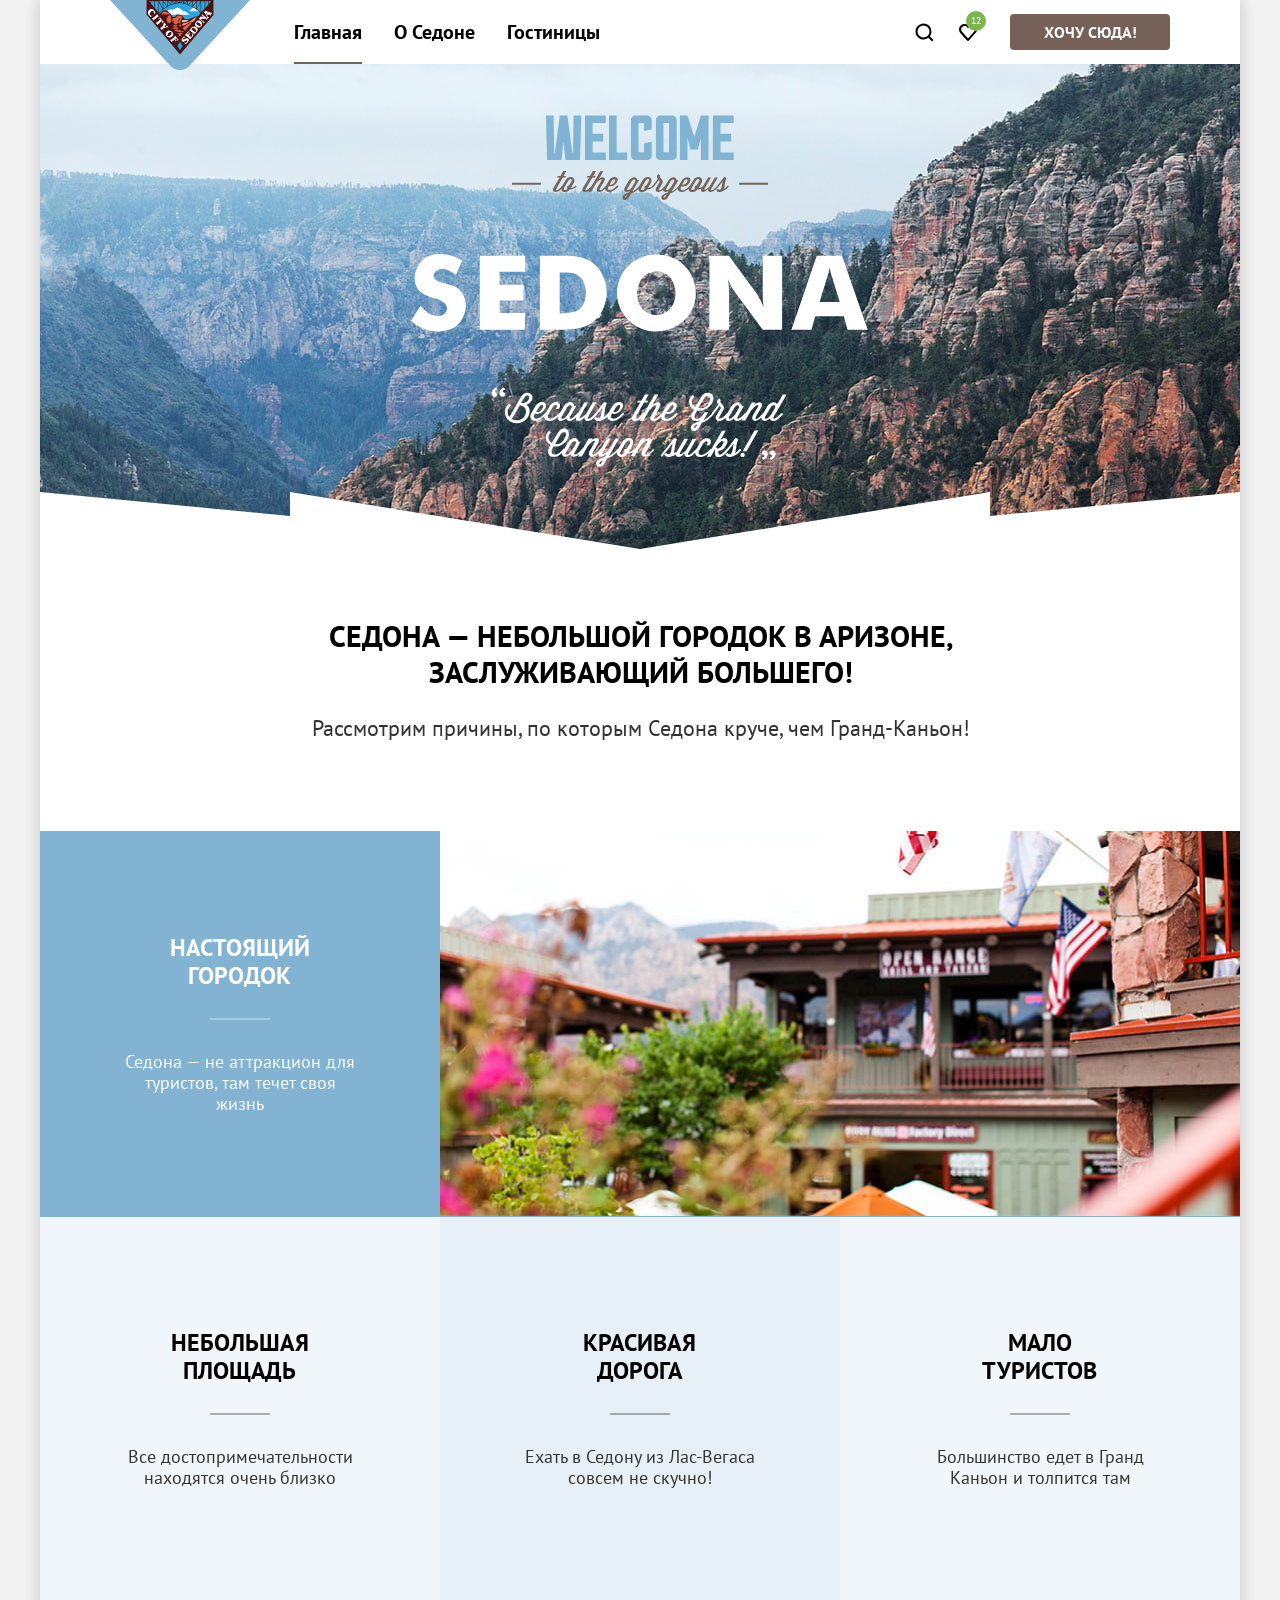
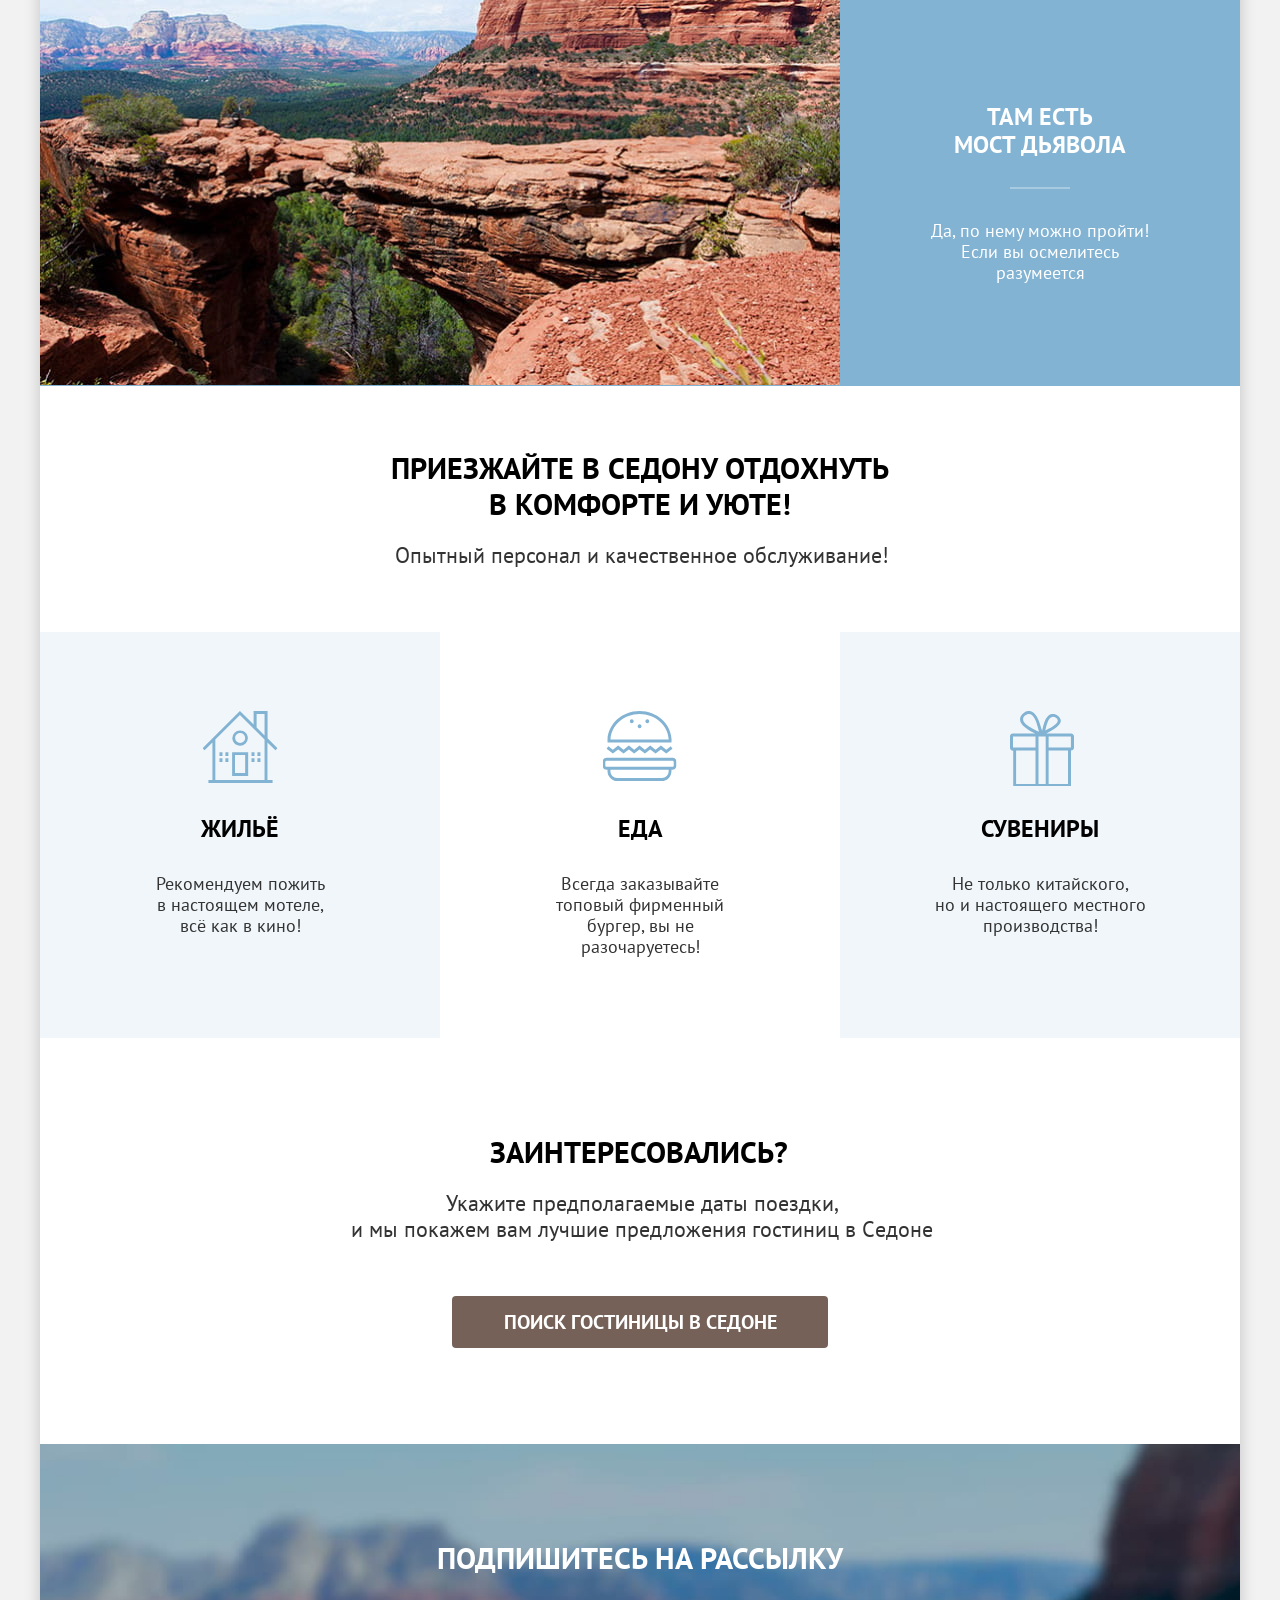
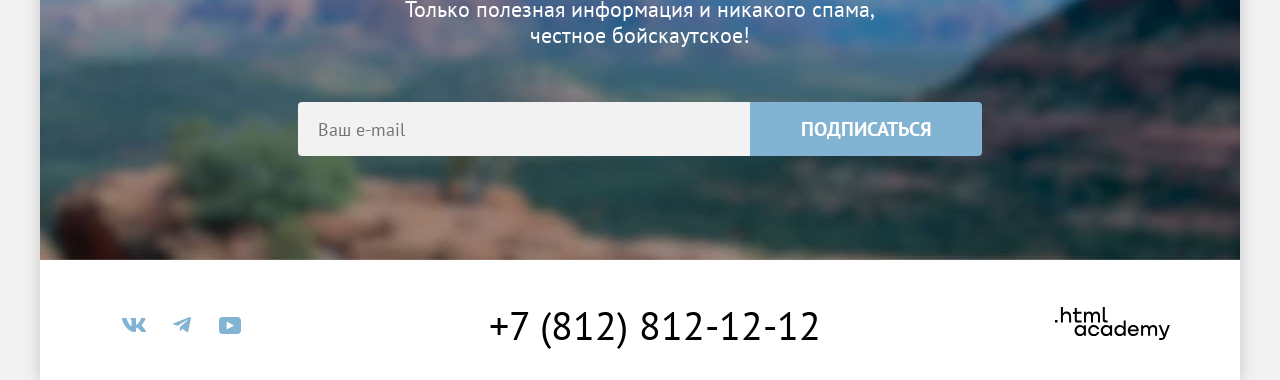
<file: index.html>
<!DOCTYPE html>
<html lang="ru">

  <head>
    <meta charset="utf-8">
    <meta name="viewport" content="width=!, initial-scale=1.0">
    <title>HTML Academy: Седона</title>
    <link rel="stylesheet" href="styles/styles.css">
    <link rel="icon" href="favicon.ico" sizes="32x32">
  </head>

  <body>
    <div class="page-container">
      <header class="page-header" data-test="header">
        <a class="logo" href="index.html">
          <img class="logotype" src="images/logo.svg" width="140" height="70" alt="Логотип Седоны">
        </a>
        <nav class="navigation">
          <ul class="navigation-list">
            <li class="navigation-item">
              <a class="navigation-link navigation-link-current" href="index.html">Главная</a>
            </li>
            <li class="navigation-item">
              <a class="navigation-link" href="about.html">О Седоне</a>
            </li>
            <li class="navigation-item">
              <a class="navigation-link" href="catalog.html">Гостиницы</a>
            </li>
          </ul>
          <ul class="navigation-user">
            <li class="navigation-user-item">
              <a class="navigation-user-link-search" href="#">
                <span class="visually-hidden">Поиск</span>
              </a>
            </li>
            <li class="navigation-user-item">
              <a class="navigation-user-link-favourites" href="№">
                <span class="visually-hidden">Избранное</span>
                <span class="fovourites-number">12</span>
              </a>
            </li>
          </ul>
          <div class="button-for-header">
            <a class="button button-header" href="#">Хочу сюда!</a>
          </div>
        </nav>
      </header>
      <main class="main-index main-container" data-test="main">
        <section class="advantages">
          <div class="advantages-photo" data-test="hero">
            <img class="main-image" src="images/welcome.svg" width="458" height="352" alt="Добро пожаловать в Седону">
          </div>
          <div class="invitation" data-test="advantages">
            <h1 class="title hero-title">Седона — небольшой городок в Аризоне,
              заслуживающий большего!</h1>
            <p class="subtitle subtitle-advantages">Рассмотрим причины, по которым Седона круче, чем Гранд-Каньон!</p>
          </div>
          <h2 class="visually-hidden" data-test="advantages">Преимущества</h2>
          <ul class="advantages-list" data-test="advantages">
            <li class="advantages-item-with-image">
              <div class="advantages-conteiner advantages-conteiner-light">
                <h3 class="advantages-title advantages-title-light">Настоящий городок</h3>
                <p class="advantages-description advantages-description-light">Седона — не аттракцион для туристов, там
                  течет своя жизнь</p>
              </div>
              <div class="advantages-photo-city">
                <img class="image" src="images/photo-1.jpg" width="800" height="385" alt="Вид на виллу">
              </div>
            </li>
            <li class="advantages-item">
              <div class="advantages-conteiner advantages-conteiner-middle">
                <h3 class="advantages-title">Небольшая площадь</h3>
                <p class="advantages-description">Все достопримечательности находятся очень близко</p>
              </div>
            </li>
            <li class="advantages-item">
              <div class="advantages-conteiner advantages-conteiner-middle">
                <h3 class="advantages-title">Красивая дорога</h3>
                <p class="advantages-description">Ехать в Седону из Лас-Вегаса совсем не скучно!</p>
              </div>
            </li>
            <li class="advantages-item">
              <div class="advantages-conteiner advantages-conteiner-middle">
                <h3 class="advantages-title">Мало туристов</h3>
                <p class="advantages-description">Большинство едет в Гранд Каньон и толпится там</p>
              </div>
            </li>
            <li class="advantages-item-with-image">
              <div class="advantages-conteiner advantages-conteiner-light">
                <h3 class="advantages-title advantages-title-light">Там есть <br>мост дьявола</h3>
                <p class="advantages-description advantages-description-light">Да, по нему можно пройти! Если вы
                  осмелитесь
                  разумеется</p>
              </div>
              <div class="advantages-photo-city advantages-photo-city-bridge">
                <img class="image" src="images/photo-2.jpg" width="800" height="385" alt="Вид на мост дьявола">
              </div>
            </li>
          </ul>
        </section>
        <section class="services" data-test="service">
          <div class="services-container">
            <h2 class="title title-of-container">Приезжайте в Седону отдохнуть в комфорте и уюте!</h2>
            <p class="subtitle subtitle-of-container">Опытный персонал и качественное обслуживание!</p>
          </div>
          <ul class="services-list">
            <li class="services-item">
              <h3 class="services-title icon-house">Жильё</h3>
              <p class="services-description">Рекомендуем пожить <br>в настоящем мотеле,
                <br>всё как в кино!
              </p>
            </li>
            <li class="services-item">
              <h3 class="services-title icon-food">Еда</h3>
              <p class="services-description services-description-without-bgrnd">Всегда заказывайте
                <br>топовый фирменный бургер, вы не разочаруетесь!
              </p>
            </li>
            <li class="services-item">
              <h3 class="services-title icon-gifts">Сувениры</h3>
              <p class="services-description">Не только китайского, <br>но и настоящего местного производства!</p>
            </li>
          </ul>
        </section>
        <section class="search" data-test="search">
          <h2 class="title title-search">Заинтересовались?</h2>
          <p class="subtitle subtitle-search">Укажите предполагаемые даты поездки, <br>и мы покажем вам лучшие
            предложения гостиниц в Cедоне</p>
          <button class="button button-big button-search" type="button">Поиск гостиницы в Седоне</button>
        </section>
        <section class="subscription subscription-first-page" data-test="subscribe">
          <div class="subscription-title-light">
            <h2 class="title title-light">Подпишитесь на рассылку</h2>
            <p class="subtitle subscription-subtitle-first-page">Только полезная информация и никакого спама, честное
              бойскаутское!
            </p>
          </div>
          <form class="subscription-form" action="https://echo.htmlacademy.ru/" method="post">
            <label class="visually-hidden" for="e-mail">Ваш e-mail</label>
            <input type="email" name="e-mail" id="e-mail" placeholder="Ваш e-mail" required>
            <button class="button button-big button-big-subscription" type="submit">Подписаться</button>
          </form>
        </section>
      </main>
      <footer class="page-footer" data-test="footer">
        <section class="footer-social">
          <h2 class="visually-hidden">Мы в социальных сетях</h2>
          <ul class="footer-social-list">
            <li class="footer-social-item icon-vk">
              <a class="social-link" href="https://vk.com/htmlacademy">
                <span class="visually-hidden">ВКонтакте</span>
                <svg class="social-icon" xmlns="http://www.w3.org/2000/svg" width="24" height="14" viewBox="0 0 24 14"
                  fill="currentColor">
                  <path
                    d="M23.45.95c.17-.55 0-.95-.8-.95h-2.62c-.67 0-.98.35-1.14.73 0 0-1.34 3.2-3.23 5.27-.61.6-.89.8-1.22.8-.17 0-.42-.2-.42-.74V.95c0-.66-.18-.95-.74-.95H9.15c-.42 0-.67.3-.67.6 0 .61.95.76 1.05 2.5v3.8c0 .84-.16.99-.5.99-.88 0-3.05-3.21-4.33-6.89-.25-.71-.5-1-1.17-1H.9C.15 0 0 .35 0 .73c0 .68.89 4.07 4.14 8.55C6.32 12.34 9.38 14 12.16 14c1.67 0 1.88-.37 1.88-1v-2.32c0-.73.16-.88.69-.88.38 0 1.05.2 2.61 1.67C19.11 13.22 19.4 14 20.41 14h2.62c.75 0 1.13-.37.91-1.1-.24-.72-1.09-1.77-2.21-3.02-.62-.7-1.53-1.47-1.81-1.86-.4-.49-.28-.7 0-1.14 0 0 3.2-4.43 3.53-5.93"
                    clip-rule="evenodd"></path>
                </svg>
              </a>
            </li>
            <li class="footer-social-item icon-telegram">
              <a class="social-link" href="https://t.me/htmlacademy">
                <span class="visually-hidden">Телеграм</span>
                <svg class="social-icon" aria-hidden="true" focusable="false" xmlns="http://www.w3.org/2000/svg"
                  width="18" height="16" viewBox="0 0 18 16" fill="currentColor">
                  <path
                    d="M16.79.1.84 6.25c-1.09.43-1.08 1.04-.2 1.31l4.1 1.28 9.47-5.98c.44-.27.85-.12.52.18L7.05 9.96l-.28 4.22c.41 0 .6-.19.83-.41l1.99-1.93 4.13 3.05c.77.42 1.31.2 1.5-.7l2.72-12.8c.28-1.12-.43-1.62-1.16-1.3">
                  </path>
                </svg>
              </a>
            </li>
            <li class="footer-social-item icon-yuotube">
              <a class="social-link" href="https://www.youtube.com/user/htmlacademyru">
                <svg class="social-icon" aria-hidden="true" focusable="false" xmlns="http://www.w3.org/2000/svg"
                  width="22" height="17" viewBox="0 0 22 17" fill="currentColor">
                  <path
                    d="M18.6 0H3.18C1.31 0 0 1.6 0 3.4v10.1C0 15.4 1.31 17 3.17 17h15.66c1.64 0 3.17-1.6 3.17-3.4V3.4C21.78 1.6 20.47 0 18.6 0M7.67 12.54V4.46L15 8.5z">
                  </path>
                </svg>
                <span class="visually-hidden">YTube</span>
              </a>
            </li>
          </ul>
        </section>
        <section class="phone">
          <h2 class="visually-hidden">Контакты</h2>
          <a class="contact-phone" href="tel:+78128121212">+7 (812) 812-12-12</a>
        </section>
        <div class="link">
          <a class="htmlacademy-link" href="https://htmlacademy.ru/intensive/htmlcss">
            <svg class="logo-academy" width="115" height="33" viewBox="0 0 115 33" fill="#currentColor" role="img"
              xmlns="http://www.w3.org/2000/svg" aria-label="Логотип Академии">
              <path
                d="M0 12.9v2.6h2.5v-2.6zM11.6 4.5c-1.6 0-2.8.7-3.6 1.7h-.1V0h-2v15.5h2v-5.3c0-2.1 1.3-3.6 3.3-3.6 1.8 0 2.9 1.4 2.9 3.2v5.7h2V9.4c.1-3-1.8-4.9-4.5-4.9M26.6 4.8h-4.8V1.1h-2v3.8h-1.9v2h1.9v6c0 1.7 1 2.7 2.7 2.7h4.1v-2h-3.7c-.7 0-1.1-.4-1.1-1.1V6.8h4.8zM41.1 4.6c-1.6 0-2.9.8-3.5 2.1h-.1c-.6-1.2-1.8-2.1-3.4-2.1-1.4 0-2.5.8-3.1 1.8h-.1V4.8H29v10.6h2V10c0-2 1-3.5 2.6-3.5 1.5 0 2.4 1 2.4 2.6v6.3h2V9.8c0-2.4 1.4-3.3 2.6-3.3 1.5 0 2.4 1 2.4 2.6v6.3h2V8.9c.1-2.5-1.4-4.3-3.9-4.3M47.8 12.7c0 1.7 1 2.7 2.8 2.7h2v-2h-1.7c-.7 0-1.1-.4-1.1-1.1V0h-2zM28.9 19.7c-.9-1.1-2.2-1.8-3.9-1.8-3.1 0-5.4 2.3-5.4 5.6s2.3 5.6 5.4 5.6c1.8 0 3-.8 3.8-1.9h.1v1.6h2V18.2h-2zm-3.6 7.4c-2.2 0-3.6-1.6-3.6-3.6s1.4-3.6 3.6-3.6 3.6 1.6 3.6 3.6c0 1.9-1.4 3.6-3.6 3.6M44.2 22c-.5-2.4-2.6-4.1-5.4-4.1-3.4 0-5.6 2.5-5.6 5.6s2.2 5.6 5.6 5.6c2.8 0 4.9-1.8 5.4-4.2h-2.1c-.4 1.3-1.7 2.3-3.3 2.3-2.2 0-3.6-1.6-3.6-3.6s1.4-3.6 3.6-3.6c1.6 0 2.8 1 3.3 2.2h2.1zM55.1 19.7c-.9-1.1-2.2-1.8-3.9-1.8-3.1 0-5.4 2.3-5.4 5.6s2.3 5.6 5.4 5.6c1.8 0 3-.8 3.8-1.9h.1v1.6h2V18.2h-2zm-3.6 7.4c-2.2 0-3.6-1.6-3.6-3.6s1.4-3.6 3.6-3.6 3.6 1.6 3.6 3.6c0 1.9-1.5 3.6-3.6 3.6M68.7 19.8c-.9-1.1-2.2-1.9-3.9-1.9-3.1 0-5.4 2.3-5.4 5.6s2.2 5.6 5.4 5.6c1.7 0 3-.8 3.8-1.8h.1v1.5h2V13.4h-2zm-3.6 7.3c-2.2 0-3.6-1.6-3.6-3.6s1.4-3.6 3.6-3.6 3.6 1.6 3.6 3.6c-.1 2-1.5 3.6-3.6 3.6M78.3 17.9c-3.3 0-5.5 2.5-5.5 5.6 0 3 2.1 5.6 5.5 5.6 2.5 0 4.5-1.3 5.2-3.6h-2.1c-.5 1-1.6 1.6-3 1.6-1.9 0-3.3-1.3-3.4-2.9h8.8c.2-3.6-2-6.3-5.5-6.3m0 1.9c1.7 0 3 1 3.3 2.6h-6.5c.3-1.5 1.5-2.6 3.2-2.6M98.2 17.9c-1.6 0-2.9.8-3.6 2h-.1c-.6-1.2-1.8-2-3.4-2-1.4 0-2.5.7-3.1 1.8v-1.5h-1.9v10.6h2v-5.4c0-2 1-3.4 2.6-3.5 1.5 0 2.4 1 2.4 2.6v6.3h2v-5.6c0-2.4 1.4-3.3 2.6-3.3 1.5 0 2.4 1 2.4 2.6v6.3h2v-6.5c.1-2.6-1.4-4.4-3.9-4.4M109.4 27l-3.6-8.9h-2.2l4.8 11.6c-.3.9-.7 1.2-1.7 1.2h-2.5v2h2.5c1.8 0 2.8-.8 3.5-2.6l4.7-12.2h-2.1z">
              </path>
            </svg>
          </a>
        </div>
      </footer>
    </div>
    <div class="modal-container modal-container-close">
      <div class="modal modal-search">
        <button class="modal-closure-button" type="button">
          <span class="visually-hidden">Закрыть</span>
        </button>
        <section class="modal-content">
          <h2 class="modal-title">Поиск гостиницы в Седоне</h2>
          <form class="modal-search-form" action="https://echo.htmlacademy.ru/" method="post">
            <div class="field-group">
              <label class="modal-field-label" for="chek-in-date">Дата заезда:</label>
              <div class="check-wrapper">
                <input class="modal-search-field field" type="text" id="chek-in-date" name="chek-in-date"
                  placeholder="Укажите дату" value="27 апреля 2020" required>
                <span class="form-notification invalid-notification">Мы не можем отправить вас в прошлое.</span>
              </div>
            </div>
            <div class="field-group">
              <label class="modal-field-label" for="chek-out-date">Дата выезда:</label>
              <div class="check-wrapper">
                <input class="modal-search-field field" type="text" id="chek-out-date" name="chek-out-date"
                  placeholder="Укажите дату" value="1 сентября 2023" required>
                <span class="form-notification">На эти даты есть свободные номера. Пока есть.</span>
              </div>
            </div>
            <div class="guest-form">
              <div class="guest-wrapper adult-wrapper">
                <label class="modal-field-label modal-field-label-adults" for="adults">Взрослые:</label>
                <div class="button-wrapper">
                  <button type="button" class="minus">
                    <span class="visually-hidden">Уменьшить количество</span>
                    <svg width="20" height="20" viewBox="0 0 20 20" fill="rgba(117, 97, 87, 0.3)"
                      xmlns="http://www.w3.org/2000/svg">
                      <path d="M3 9V11H17V9H3Z"></path>
                    </svg>
                  </button>
                  <input class="modal-form-input" id="adults" name="adults" type="number" value="2" min="1" max="1000">
                  <button type="button" class="plus">
                    <span class="visually-hidden">Увеличить количество</span>
                    <svg width="20" height="20" viewBox="0 0 20 20" fill="rgba(117, 97, 87, 0.3)"
                      xmlns="http://www.w3.org/2000/svg">
                      <path d="M17 9H11V3H9V9H3V11H9V17H11V11H17V9Z"></path>
                    </svg>
                  </button>
                </div>
              </div>
              <div class="guest-wrapper">
                <div class="child-label-wrapper">
                  <label class="modal-field-label modal-field-label-children" for="children">Дети:</label>
                  <span class="tooltip">
                    <button type="button" class="tooltip-button" aria-labelledby="tooltip-label-count">
                      <span class="visually-hidden">Подробная информация</span>
                    </button>
                    <span class="tooltip-text" role="tooltip" id="tooltip-label-count">Укажите количество детей, которые
                      будут с вами, возраст которых от 6 до 18 лет. Дети до 6 лет размещаются бесплатно.
                    </span>
                  </span>
                </div>
                <div class="button-wrapper">
                  <button type="button" class="minus">
                    <span class="visually-hidden">Уменьшить количество</span>
                    <svg width="20" height="20" viewBox="0 0 20 20" fill="rgba(117, 97, 87, 0.3)"
                      xmlns="http://www.w3.org/2000/svg">
                      <path d="M3 9V11H17V9H3Z"></path>
                    </svg>
                  </button>
                  <input class="modal-form-input" id="children" name="children" type="number" value="2" min="1"
                    max="1000">
                  <button type="button" class="plus">
                    <span class="visually-hidden">Увеличить количество</span>
                    <svg width="20" height="20" viewBox="0 0 20 20" fill="rgba(117, 97, 87, 0.3)"
                      xmlns="http://www.w3.org/2000/svg">
                      <path d="M17 9H11V3H9V9H3V11H9V17H11V11H17V9Z"></path>
                    </svg>
                  </button>
                </div>
              </div>
            </div>
            <button type="submit" class="button button-blue modal-submit">Найти</button>
          </form>
        </section>
      </div>
    </div>
  </body>
</html>
</file>
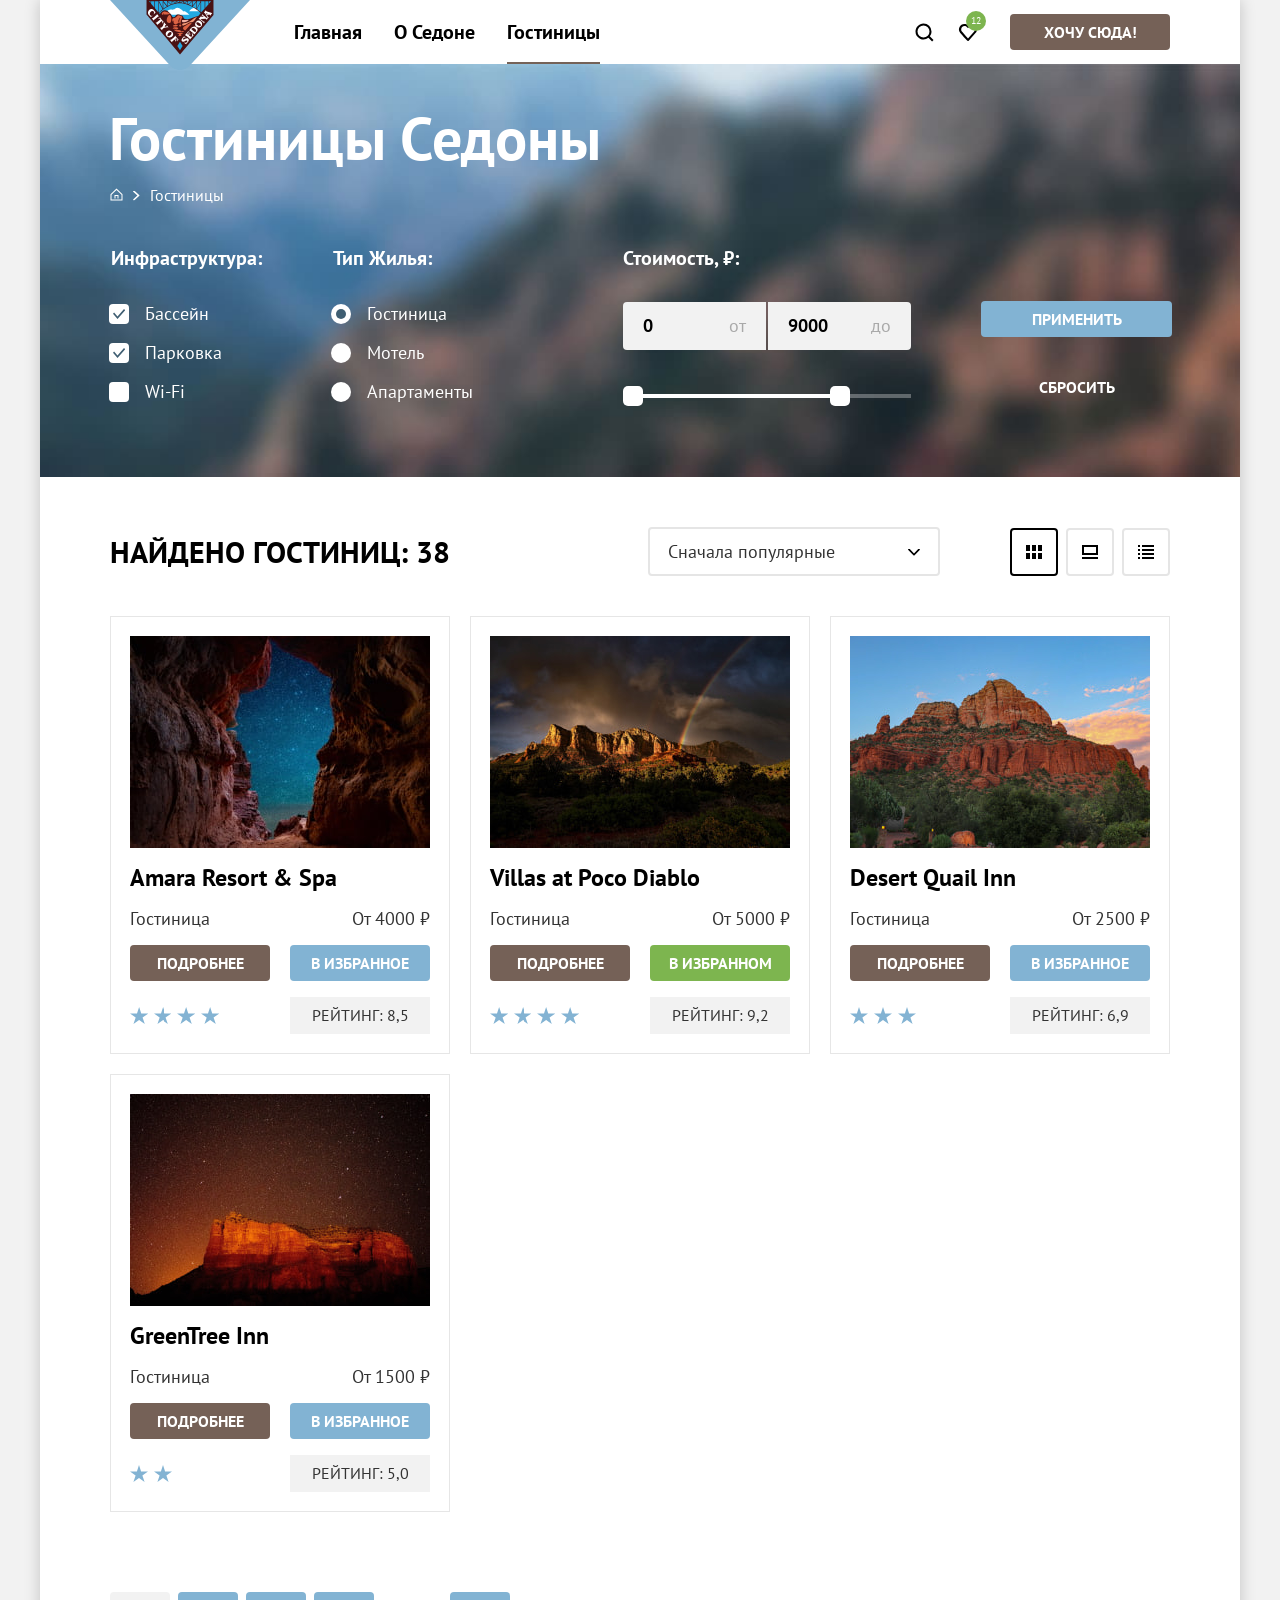
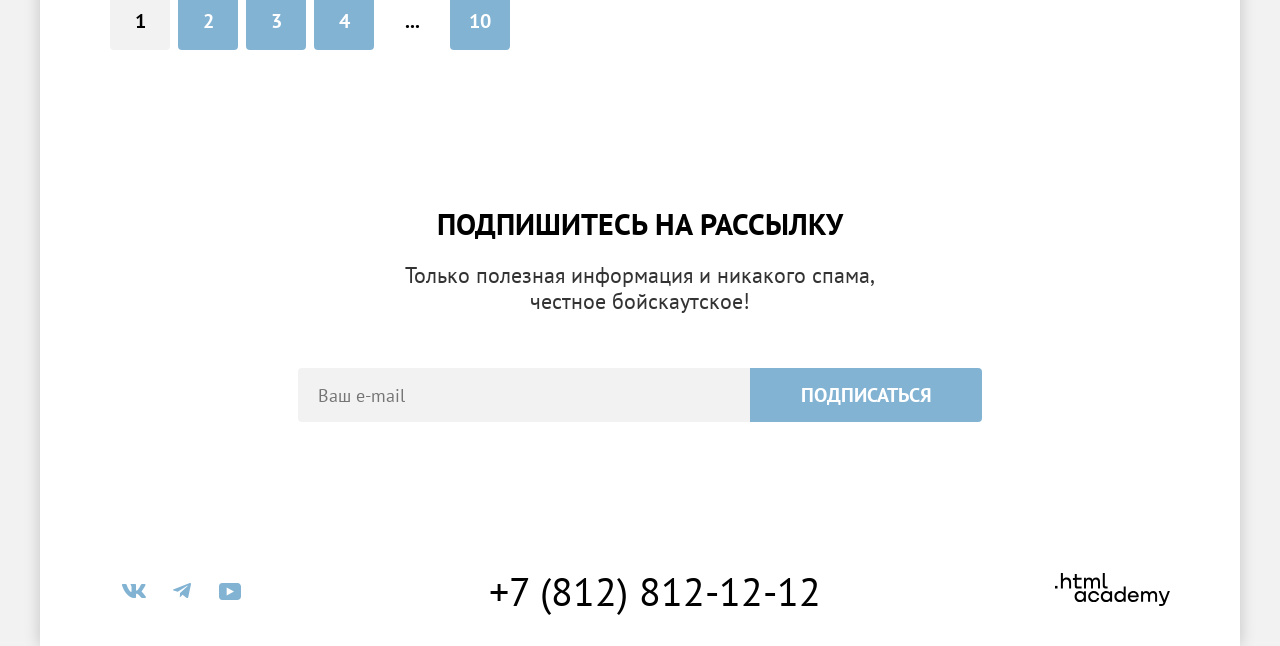
<file: catalog.html>
<!DOCTYPE html>
<html lang="ru">

  <head>
    <meta charset="UTF-8">
    <meta name="viewport" content="width=!, initial-scale=1.0">
    <title>HTML Academy: Седона</title>
    <link rel="stylesheet" href="styles/styles.css">
    <link rel="icon" href="favicon.ico" sizes="32x32">
  </head>

  <body>
    <div class="page-container">
      <header class="page-header" data-test="header">
        <a class="logo" href="index.html">
          <img class="logotype" src="images/logo.svg" width="140" height="70" alt="Логотип Седоны">
        </a>
        <nav class="navigation">
          <ul class="navigation-list">
            <li class="navigation-item">
              <a class="navigation-link" href="index.html">Главная</a>
            </li>
            <li class="navigation-item">
              <a class="navigation-link" href="about.html">О Седоне</a>
            </li>
            <li class="navigation-item">
              <a class="navigation-link navigation-link-current" href="catalog.html">Гостиницы</a>
            </li>
          </ul>
          <ul class="navigation-user">
            <li class="navigation-user-item">
              <a class="navigation-user-link-search" href="#">
                <span class="visually-hidden">Поиск</span>
              </a>
            </li>
            <li class="navigation-user-item">
              <a class="navigation-user-link-favourites" href="№">
                <span class="visually-hidden">Избранное</span>
                <span class="fovourites-number">12</span>
              </a>
            </li>
          </ul>
          <div class="button-for-header">
            <a class="button button-header" href="#">Хочу сюда!</a>
          </div>
        </nav>
      </header>
      <main class="main-inner" data-test="main">
        <section class="catalog-products">
          <h1 class="catalog-products-title">Гостиницы Седоны</h1>
          <ul class="breadcrumbs-list">
            <li class="breadcrumbs-item">
              <a class="breadcrumbs-link breadcrumbs-link-home" href="index.html" aria-label="Главная страница">
              </a>
            </li>
            <li class="breadcrumbs-item">
              <span class="breadcrumbs-link">Гостиницы</span>
            </li>
          </ul>
          <section class="filter" data-test="search">
            <h2 class="visually-hidden">Фильтр гостиниц</h2>
            <div class="filter-container">
              <form class="catalog-filter" action="https://echo.htmlacademy.ru/" method="get" data-test="filter">
                <fieldset class="catalog-filter-group infrastructure">
                  <legend class="catalog-filter-title">Инфраструктура:</legend>
                  <ul class="catalog-filter-list">
                    <li class="catalog-filter-item">
                      <label class="control">
                        <input class="control-input visually-hidden" type="checkbox" name="Бассейн" checked>
                        <span class="control-mark">
                        </span>
                        <span class="control-label">Бассейн</span>
                      </label>
                    </li>
                    <li class="catalog-filter-item">
                      <label class="control">
                        <input class="control-input visually-hidden" type="checkbox" name="Парковка" checked>
                        <span class="control-mark">
                        </span>
                        <span class="control-label">Парковка</span>
                      </label>
                    </li>
                    <li class="catalog-filter-item">
                      <label class="control">
                        <input class="control-input visually-hidden" type="checkbox" name="Wi-Fi">
                        <span class="control-mark">
                        </span>
                        <span class="control-label">Wi-Fi</span>
                      </label>
                    </li>
                  </ul>
                </fieldset>
                <fieldset class="catalog-filter-group houses-type">
                  <legend class="catalog-filter-title">Тип Жилья:</legend>
                  <ul class="catalog-filter-list">
                    <li class="catalog-filter-item">
                      <label class="control">
                        <input class="control-input visually-hidden" type="radio" name="accommodation-type"
                          value="Гостиница" checked>
                        <span class="control-mark">
                        </span>
                        <span class="control-label">Гостиница</span>
                      </label>
                    </li>
                    <li class="catalog-filter-item">
                      <label class="control">
                        <input class="control-input visually-hidden" type="radio" name="accommodation-type"
                          value="Мотель">
                        <span class="control-mark">
                        </span>
                        <span class="control-label">Мотель</span>
                      </label>
                    </li>
                    <li class="catalog-filter-item">
                      <label class="control">
                        <input class="control-input visually-hidden" type="radio" name="accommodation-type"
                          value="Апартаменты">
                        <span class="control-mark">
                        </span>
                        <span class="control-label">Апартаменты</span>
                      </label>
                    </li>
                  </ul>
                </fieldset>
                <fieldset class="price-filter">
                  <legend class="price-filter-title">Стоимость, ₽:</legend>
                  <div class="range-scope">
                    <div class="price-input-container">
                      <div class="price-field price-field-min">
                        <label for="min-price" class="price-input-title">от</label>
                        <input class="price-input input-min" type="number" name="min-price" id="min-price" value="0">
                      </div>
                      <div class="price-field price-field-max">
                        <label for="max-price" class="price-input-title">до</label>
                        <input class="price-input input-max" type="number" name="max-price" id="max-price" value="9000">
                      </div>
                    </div>
                    <div class="range">
                      <div class="range-scale" style="left: 0; width: 226px;">
                        <button class="range-toggle range-toggle-min" type="button">
                          <span class="visually-hidden">Минимальная цена</span>
                        </button>
                        <button class="range-toggle range-toggle-max" type="button">
                          <span class="visually-hidden">Максимальная цена</span>
                        </button>
                      </div>
                    </div>
                  </div>
                </fieldset>
                <div class="button-container">
                  <button class="button button-blue" type="submit">Применить</button>
                  <button class="button button-background" type="reset">Сбросить</button>
                </div>
                <div class="price-container">
                </div>
              </form>
            </div>
          </section>
        </section>
        <section class="catalog" data-test="catalog">
          <div class="catalog-sorting">
            <h2 class="title title-hotels-search">Найдено гостиниц: 38</h2>
            <div class="select-wrapper">
              <select class="select-control" aria-label="Сортировка" name="select-window">
                <option value="popular">Сначала популярные</option>
                <option value="cheap">Сначала дешёвые</option>
                <option value="expensive">Сначала дорогие</option>
              </select>
            </div>
            <div class="view-link-wrapper">
            <a href="catalog.html?view=tile" class="view-link title-icon view-link-current">
              <span class="visually-hidden">Показать иконки</span>
            </a>
            <a href="catalog.html?view=card" class="view-link list-icon">
              <span class="visually-hidden">Показать карточки</span>
            </a>
            <a href="catalog.html?view=list" class="view-link card-icon">
              <span class="visually-hidden">Показать список</span>
            </a>
            </div>
          </div>
          <h2 class="visually-hidden">Список гостиниц</h2>
          <ul class="product-list">
            <li class="product-card">
              <img class="product-card-image" src="images/hotels/hotel-1.jpg" width="300" height="212"
                alt="Вершина скалы на закате">
              <h3 class="product-title">Amara Resort & Spa</h3>
              <div class="product-card-container">
                <span class="product-type">Гостиница</span>
                <span class="product-card-price">От 4000 ₽</span>
                <a class="product-card-button button" href="#">подробнее</a>
                <button class="product-card-button button button-blue" type="button">в избранное</button>
                <div class="card-footer four-stars">
                  <span class="visually-hidden">4 звезды</span>
                  <span class="product-card-stars"></span>
                </div>
                <span class="product-card-rating">Рейтинг: 8,5</span>
              </div>
            </li>
            <li class="product-card">
              <img class="product-card-image" src="images/hotels/hotel-2.jpg" width="300" height="212"
                alt="Вершина скалы на закате">
              <h3 class="product-title">Villas at Poco Diablo</h3>
              <div class="product-card-container">
                <span class="product-type">Гостиница</span>
                <span class="product-card-price">От 5000 ₽</span>
                <a class="product-card-button button" href="#">подробнее</a>
                <button class="product-card-button button button-favourites" type="button">в избранном</button>
                <div class="card-footer four-stars">
                  <span class="visually-hidden">4 звезды</span>
                  <span class="product-card-stars"></span>
                </div>
                <span class="product-card-rating">Рейтинг: 9,2</span>
              </div>
            </li>
            <li class="product-card">
              <img class="product-card-image" src="images/hotels/hotel-3.jpg" width="300" height="212"
                alt="Вершина скалы на закате">
              <h3 class="product-title">Desert Quail Inn</h3>
              <div class="product-card-container">
                <span class="product-type">Гостиница</span>
                <span class="product-card-price">От 2500 ₽</span>
                <a class="product-card-button button" href="#">подробнее</a>
                <button class="product-card-button button button-blue" type="button">в избранное</button>
                <div class="card-footer three-stars">
                  <span class="visually-hidden">3 звезды</span>
                  <span class="product-card-stars"></span>
                </div>
                <span class="product-card-rating">Рейтинг: 6,9</span>
              </div>
            </li>
            <li class="product-card">
              <img class="product-card-image" src="images/hotels/hotel-4.jpg" width="300" height="212"
                alt="Вершина скалы на закате">
              <h3 class="product-title">GreenTree Inn</h3>
              <div class="product-card-container">
                <span class="product-type">Гостиница</span>
                <span class="product-card-price">От 1500 ₽</span>
                <a class="product-card-button button" href="#">подробнее</a>
                <button class="product-card-button button button-blue" type="button">в избранное</button>
                <div class="card-footer two-stars">
                  <span class="visually-hidden">2 звезды</span>
                  <span class="product-card-stars"></span>
                </div>
                <span class="product-card-rating">Рейтинг: 5,0</span>
              </div>
            </li>
          </ul>
          <section class="pagination">
            <ul class="pagination-list">
              <li class="pagination-item pagination-item-current">
                <a class="pagination-link pagination-link-current" href="">1</a>
              </li>
              <li class="pagination-item">
                <a class="pagination-link" href="">2</a>
              </li>
              <li class="pagination-item">
                <a class="pagination-link" href="">3</a>
              </li>
              <li class="pagination-item">
                <a class="pagination-link" href="">4</a>
              </li>
              <li class="pagination-item pagination-item-dots">
                <span class="pagination-link pagination-dots">...</span>
              </li>
              <li class="pagination-item">
                <a class="pagination-link" href="">10</a>
              </li>
            </ul>
          </section>
        </section>
        <section class="subscription" data-test="subscribe">
          <div class="subscription-title">
            <h2 class="title">Подпишитесь на рассылку</h2>
            <p class="subtitle subscription-subtitle">Только полезная информация и никакого спама, честное
              бойскаутское!
            </p>
          </div>
          <form class="subscription-form" action="https://echo.htmlacademy.ru/" method="post">
            <label class="visually-hidden" for="e-mail">Ваш e-mail</label>
            <input type="email" name="e-mail" id="e-mail" placeholder="Ваш e-mail" required>
            <button class="button button-big button-big-subscription" type="submit">Подписаться</button>
          </form>
        </section>
      </main>
      <footer class="page-footer" data-test="footer">
        <section class="footer-social">
          <h2 class="visually-hidden">Мы в социальных сетях</h2>
          <ul class="footer-social-list">
            <li class="footer-social-item icon-vk">
              <a class="social-link" href="https://vk.com/htmlacademy">
                <span class="visually-hidden">ВКонтакте</span>
                <svg class="social-icon" aria-hidden="true" focusable="false" width="24" height="14"
                  xmlns="http://www.w3.org/2000/svg">
                  <path fill="#83b3d3" fill-rule="evenodd"
                    d="M23.45.95c.17-.55 0-.95-.8-.95h-2.62c-.67 0-.98.35-1.14.73 0 0-1.34 3.2-3.23 5.27-.61.6-.89.8-1.22.8-.17 0-.42-.2-.42-.74V.95c0-.66-.18-.95-.74-.95H9.15c-.42 0-.67.3-.67.6 0 .61.95.76 1.05 2.5v3.8c0 .84-.16.99-.5.99-.88 0-3.05-3.21-4.33-6.89-.25-.71-.5-1-1.17-1H.9C.15 0 0 .35 0 .73c0 .68.89 4.07 4.14 8.55C6.32 12.34 9.38 14 12.16 14c1.67 0 1.88-.37 1.88-1v-2.32c0-.73.16-.88.69-.88.38 0 1.05.2 2.61 1.67C19.11 13.22 19.4 14 20.41 14h2.62c.75 0 1.13-.37.91-1.1-.24-.72-1.09-1.77-2.21-3.02-.62-.7-1.53-1.47-1.81-1.86-.4-.49-.28-.7 0-1.14 0 0 3.2-4.43 3.53-5.93"
                    clip-rule="evenodd" />
                </svg>
              </a>
            </li>
            <li class="footer-social-item icon-telegram">
              <a class="social-link" href="https://t.me/htmlacademy">
                <span class="visually-hidden">Телеграм</span>
                <svg class="social-icon" aria-hidden="true" focusable="false" xmlns="http://www.w3.org/2000/svg"
                  width="18" height="16" fill="none" viewBox="0 0 18 16">
                  <path fill="#83b3d3"
                    d="M16.79.1.84 6.25c-1.09.43-1.08 1.04-.2 1.31l4.1 1.28 9.47-5.98c.44-.27.85-.12.52.18L7.05 9.96l-.28 4.22c.41 0 .6-.19.83-.41l1.99-1.93 4.13 3.05c.77.42 1.31.2 1.5-.7l2.72-12.8c.28-1.12-.43-1.62-1.16-1.3" />
                </svg>
              </a>
            </li>
            <li class="footer-social-item icon-yuotube">
              <a class="social-link" href="https://www.youtube.com/user/htmlacademyru">
                <svg class="social-icon" aria-hidden="true" focusable="false" xmlns="http://www.w3.org/2000/svg"
                  width="22" height="17" fill="none" viewBox="0 0 22 17">
                  <path fill="#83b3d3"
                    d="M18.6 0H3.18C1.31 0 0 1.6 0 3.4v10.1C0 15.4 1.31 17 3.17 17h15.66c1.64 0 3.17-1.6 3.17-3.4V3.4C21.78 1.6 20.47 0 18.6 0M7.67 12.54V4.46L15 8.5z" />
                </svg>
                <span class="visually-hidden">YTube</span>
              </a>
            </li>
          </ul>
        </section>
        <section class="phone">
          <h2 class="visually-hidden">Контакты</h2>
          <a class="contact-phone" href="tel:+78128121212">+7 (812) 812-12-12</a>
        </section>
        <div class="link">
          <a class="htmlacademy-link" href="https://htmlacademy.ru/intensive/htmlcss">
            <img class="logo-academy" src="images/logo-html-academy.svg" width="115" height="33"
              alt="Ссылка на HTML Academy">
          </a>
        </div>
      </footer>
    </div>
  </body>

</html>
</file>
<file: styles/styles.css>
@font-face {
  font-family: "PT Sans";
  font-style: normal;
  font-weight: 400;
  src: url("../fonts/ptsans-400.woff2") format("woff2");
  font-display: swap;
}

@font-face {
  font-family: "PT Sans";
  font-style: normal;
  font-weight: 700;
  src: url("../fonts/ptsans-700.woff2") format("woff2");
  font-display: swap;
}

*,
*::before,
*::after {
  box-sizing: border-box;
}

.visually-hidden {
  position: absolute;
  width: 1px;
  height: 1px;
  margin: -1px;
  padding: 0;
  border: 0;
  clip: rect(0 0 0 0);
  overflow: hidden;
}

html {
  height: 100%;
}

body {
  margin: 0;
  font-family: "PT Sans", sans-serif;
  font-size: 18px;
  line-height: 21px;
  font-weight: 400;
  color: #000000;
  background-color: #f2f2f2;
}

.page-container {
  display: flex;
  flex-direction: column;
  min-height: 100vh;
  width: 1200px;
  margin: 0 auto;
  background-color: #ffffff;
  box-shadow: 0 0 15px 0 rgba(0, 0, 0, 0.2);
}

/* Header */
.page-header {
  padding: 0 70px 0 238px;
  position: relative;
}

.logo {
  position: absolute;
  top: 0;
  left: 70px;
}

.logo:hover {
  opacity: 0.6;
}

.navigation {
  display: flex;
  align-items: center;
}

.navigation-list {
  display: flex;
  flex-wrap: wrap;
  align-items: center;
  width: 339px;
  margin: 0;
  padding: 0;
  list-style: none;
}

.navigation-user {
  display: flex;
  flex-wrap: wrap;
  max-width: 200px;
  margin: 0;
  margin-left: auto;
}

.navigation-user-item {
  margin: 0;
  padding: 0;
  list-style-type: none;
}

.navigation-user-link-search {
  display: block;
  background-image: url("../images/icons/icon-search.svg");
  background-repeat: no-repeat;
  background-position: center;
  min-height: 64px;
  min-width: 44px;
}

.navigation-user-item:hover {
  opacity: 0.6;
}

.navigation-user-item:active {
  opacity: 0.3;
}

.navigation-user-link-favourites {
  position: relative;
  display: block;
  background-image: url("../images/icons/icon-heart.svg");
  background-repeat: no-repeat;
  background-position: center;
  min-height: 64px;
  min-width: 44px;
  text-decoration: none;
}

.fovourites-number {
  position: absolute;
  top: 11px;
  left: 20px;
  padding: 5px;
  font-size: 10px;
  line-height: 10px;
  color: #ffffff;
  background-color: #7db54f;
  border-radius: 10px;
}

.navigation-link {
  position: relative;
  display: block;
  padding: 20px 16px;
  font-size: 20px;
  line-height: 24px;
  font-weight: 700;
  text-align: center;
  color: inherit;
  text-decoration: none;
}

.navigation-link:hover {
  opacity: 0.6;
}

.navigation-link:active {
  opacity: 0.3;
}

.navigation-link-current::after {
  content: "";
  position: absolute;
  bottom: 0;
  left: 16px;
  right: 16px;
  height: 2px;
  background-color: #756257;
}

/* Button */
.button {
  display: inline-block;
  padding: 8px;
  font-family: "PT Sans", sans-serif;
  font-size: 16px;
  line-height: 20px;
  font-weight: 700;
  text-align: center;
  color: #ffffff;
  background-color: #756157;
  text-transform: uppercase;
  text-decoration: none;
  border: none;
  border-radius: 4px;
  cursor: pointer;
}

.button:hover,
.button:focus {
  background-color: #615048;
}

.button:active {
  background-color: #756157;
  color: rgba(255, 255, 255, 0.3);
}

.button:disabled {
  background-color: #e5e5e5;
}

.button-header {
  width: 160px;
}

.button-for-header {
  margin-left: 20px;
}

.button-blue {
  width: 191px;
  background-color: #82b3d3;
}

.button-blue:hover,
.button-blue:focus {
  background-color: #68a2ca;
}

.button-blue:active {
  background-color: #82b3d3;
  color: rgba(255, 255, 255, 0.3);
}

.button-container {
  display: flex;
  flex-direction: column;
  justify-content: flex-start;
  margin: 55px 0 0 70px;
}

.button-background {
  margin-top: 32px;
  margin-bottom: 3px;
  width: 191px;
  background-color: transparent;
}

.button-background:hover {
  background-color: transparent;
  color: rgba(255, 255, 255, 0.6);
}

.button-background:focus {
  background-color: transparent;
  box-shadow: inset 0 0 0 3px #83b3d3;
}

.button-background:active {
  background-color: transparent;
  color: rgba(255, 255, 255, 0.3);
}

.button-background:disabled {
  background-color: transparent;
  color: rgba(255, 255, 255, 0.1);
}

.button-favourites {
  background-color: #7db54f;
}

.button-favourites:hover,
.button-favourites:focus {
  background-color: #6c9e42;
}

.button-favourites:active {
  background-color: #7db54f;
  color: rgba(255, 255, 255, 0.3);
}

.button-big {
  font-size: 20px;
  line-height: 36px;
}

.button-search {
  display: block;
  margin: 0 auto;
  width: 376px;
  text-align: center;
}

.button-big-subscription {
  width: 232px;
  color: #ffffff;
  background-color: #82b3d3;
  border-radius: 0;
  border-top-right-radius: 4px;
  border-bottom-right-radius: 4px;
}

.button-big-subscription:hover,
.button-big-subscription:focus {
  background-color: #68a2ca;
}

.button-big-subscription:active {
  background-color: #82b3d3;
  color: rgba(255, 255, 255, 0.3);
}

.product-button {
  display: flex;
  justify-content: space-between;
  margin: 0 20px 16px;
}

.product-card-button {
  width: 140px;
}

/* Main page */
.main-container {
  flex-grow: 1;
}

.invitation {
  padding: 69px 267px 90px 266px;
}

.title {
  margin: 0 auto;
  padding: 0;
  width: 630px;
  font-size: 30px;
  line-height: 36px;
  font-weight: 700;
  text-align: center;
  text-transform: uppercase;
}

.hero-title {
  margin-left: 20px;
}

.title-light {
  margin: 0 auto;
  color: #ffffff;
}

.subtitle {
  margin: 0;
  padding: 0;
  width: 670px;
  font-size: 22px;
  line-height: 26px;
  text-align: center;
  color: #333333;
}

.subtitle-advantages {
  margin-top: 25px;
}

.subtitle-search {
  width: 600px;
}

.subscription-subtitle-first-page {
  margin: 0 auto;
  margin-top: 20px;
  width: 480px;
  color: #ffffff;
}

.subscription-subtitle {
  margin: 0 auto;
  margin-top: 20px;
  width: 480px;
}

/* Advantages and services*/
.advantages-list {
  display: flex;
  flex-wrap: wrap;
  margin: 0 auto;
  padding: 0;
  list-style: none;
}

.advantages-item {
  width: 400px;
}

.advantages-item-with-image {
  display: flex;
  width: 1200px;
  background-color: #82b3d3;
}

.image {
  display: block;
}

.advantages-item:nth-child(2n) {
  background-color: rgba(131, 179, 211, 0.12);
}

.advantages-item:nth-child(2n+1) {
  background-color: rgba(131, 179, 211, 0.2);
}

.advantages-conteiner-light {
  width: 400px;
  padding: 103px 85px;
  text-align: center;
  background-color: #82b3d3;
}

.advantages-title,
.services-title {
  margin: 0;
  padding: 0 25px 30px 24px;
  font-size: 24px;
  line-height: 28px;
  font-weight: 700;
  color: #000000;
  text-transform: uppercase;
}

.advantages-title-light {
  color: #ffffff;
}

.advantages-title {
  position: relative;
}

.advantages-title::after {
  position: absolute;
  bottom: 0;
  left: 50%;
  transform: translateX(-50%);
  width: 60px;
  height: 2px;
  background-color: currentColor;
  opacity: 0.3;
  content: "";
}

.advantages-description,
.services-description {
  margin: 0;
  margin-top: 31px;
  color: #333333;
}

.advantages-description-light {
  color: #ffffff;
}

.advantages-conteiner-middle {
  padding: 112px 85px;
  text-align: center;
  width: 400px;
}

.advantages-photo-city-bridge {
  order: -1;
}

.services-container {
  margin: 0 auto;
  padding: 64px 347px;
}

.title-of-container {
  width: 505px;
}

.subtitle-of-container {
  margin: 0;
  padding-top: 20px;
  width: 510px;
}

.services-list {
  margin: 0;
  padding: 0;
  display: flex;
  flex-wrap: wrap;
  list-style: none;
}

.services-item {
  padding: 183px 85px 81px;
  text-align: center;
  width: 400px;
}

.icon-house::before {
  background-image: url("../images/icons/icon-house.svg");
}

.icon-food::before {
  background-image: url("../images/icons/icon-food.svg");
}

.icon-gifts::before {
  background-image: url("../images/icons/icon-gift.svg");
}

.services-title::before {
  position: absolute;
  background-repeat: no-repeat;
  left: 50%;
  transform: translateX(-50%);
  height: 75px;
  width: 75px;
  top: -104px;
  content: "";
}

.icon-gifts:before {
  content: "";
  transform: translateX(-40%);
}

.services-title {
  position: relative;
  padding: 0;
  margin-bottom: 30px;
}

.services-description {
  margin: 0;
}

.services-item:nth-child(2n+1) {
  background-color: rgba(131, 179, 211, 0.12);
}

.services-item:nth-child(2n) {
  background-color: #ffffff;
}

.search {
  padding: 96px 302px;
}

.title-search {
  margin: 0;
  margin-left: -18px;
}

.subtitle-search {
  margin: 0;
  margin-top: 20px;
  margin-bottom: 54px;
}

/* Form */
.subscription {
  padding: 96px 258px 104px;
}

.subscription-title-light {
  margin: 0;
}

.subscription-form input {
  padding: 16px 345px 14px 20px;
  width: 452px;
  font-family: "PT Sans", sans-serif;
  font-size: 18px;
  line-height: 24px;
  color: #000000;
  background-color: #f2f2f2;
  border: none;
  border-top-left-radius: 4px;
  border-bottom-left-radius: 4px;
}

.subscription-form {
  display: flex;
  margin-top: 54px;
}

/* Contacts */

.phone {
  max-width: 335px;
}

.contact-phone {
  font-size: 40px;
  line-height: 40px;
  max-width: 331px;
  color: inherit;
  text-decoration: none;
  text-transform: uppercase;
}

.contact-phone:hover,
.contact-phone:focus {
  color: #756157;
}

.contact-phone:active {
  color: rgba(117, 97, 87, 0.3);
}

.page-footer {
  display: flex;
  justify-content: space-between;
  align-items: center;
  padding: 40px 70px 30px;
}

.social-icon {
  position: absolute;
  top: 0;
  right: 0;
  bottom: 0;
  left: 0;
  margin: auto;
  fill: #83b3d3;
}

.social-link {
  position: relative;
  display: block;
  min-width: 48px;
  min-height: 50px;
}

.social-icon:hover,
.social-icon:focus {
  fill: #68a2ca;
}

.social-icon:active {
  fill: rgba(104, 162, 202, 0.3)
}

.footer-social-list {
  display: flex;
  flex-wrap: wrap;
  margin: 0;
  padding: 0;
  list-style-type: none;
  max-width: 200px;
}

.htmlacademy-link:hover,
.htmlacademy-link:focus {
  fill: #756157;
}

.htmlacademy-link:active {
  fill: rgba(117, 97, 87, 0.3);
}

/* Catalog */
.catalog {
  padding: 50px 70px 60px;
}

.catalog-filter {
  display: flex;
  margin: 0;
  padding: 0;
}

.catalog-filter-group {
  margin: 0;
  padding: 0;
  border: none;
}

.catalog-filter-list {
  display: flex;
  flex-direction: column;
  justify-content: space-between;
  margin: 0;
  margin-top: 32px;
  padding: 0;
  list-style: none;
  width: 150px;
}

.catalog-products-title {
  margin: 0;
  margin-bottom: 8px;
  padding: 0;
  font-size: 60px;
  line-height: 78px;
  font-weight: 700;
  color: #ffffff;
}

.control {
  position: relative;
  display: block;
  padding-left: 36px;
}

.breadcrumbs-list {
  display: flex;
  flex-wrap: wrap;
  gap: 10px;
  margin: 0;
  padding: 0;
  list-style-type: none;
}

.breadcrumbs-link {
  min-width: 13px;
  font-size: 16px;
  line-height: 21px;
  color: #ffffff;
}

a.breadcrumbs-link:hover {
  opacity: 0.6;
}

a.breadcrumbs-link:active {
  opacity: 0.3;
}

.breadcrumbs-link-home {
  background-image: url("../images/icons/icon-home.svg");
  background-repeat: no-repeat;
  background-position: center;
}

.breadcrumbs-link {
  display: block;
  min-width: 15px;
  min-height: 21px;
}

.breadcrumbs-item:not(:last-child)::after {
  position: absolute;
  top: 50%;
  right: 0;
  background-image: url("../images/breadcrumbs.svg");
  background-repeat: no-repeat;
  background-position: center;
  width: 8px;
  height: 21px;
  content: "";
  transform: translateY(-50%);
}

.breadcrumbs-item:not(:last-child) {
  position: relative;
  padding-right: 16px;
}

.filter-container {
  margin-top: 40px;
}

.price-field {
  position: relative;
}

.input-min {
  border-top-left-radius: 4px;
  border-bottom-left-radius: 4px;
}

.input-max {
  border-top-right-radius: 4px;
  border-bottom-right-radius: 4px;
}

.price-input::-webkit-outer-spin-button,
.price-input::-webkit-inner-spin-button {
  -webkit-appearance: none;
  margin: 0;
}

.price-field input[type="number"] {
  appearance: textfield;
}

.price-input:hover {
  background-color: #e5e5e5;
}

.price-input:focus {
  background-color: #e5e5e5;
  outline: 3px solid #83b3d3;
}

.catalog-sorting {
  display: flex;
  align-items: center;
  flex-wrap: wrap;
  padding: 0;
  margin-bottom: 40px;
}

.control-input[type="checkbox"] + .control-mark {
  border-radius: 4px;
}

.control-input[type="radio"] + .control-mark {
  border-radius: 50%;
}

.control-mark {
  position: absolute;
  top: 2px;
  left: 0;
  width: 20px;
  height: 20px;
  background-color: #ffffff;
  cursor: pointer;
}

.control-input[type="checkbox"]:hover + .control-mark {
  opacity: 0.6;
}

.control-input[type="checkbox"]:focus + .control-mark {
  border: 3px solid #83b3d3;
}

.control-input[type="checkbox"]:active + .control-mark {
  opacity: 0.3;
}

.control-input[type="checkbox"]:disabled + .control-mark {
  opacity: 0.3;
}

.control-input[type="checkbox"]:checked + .control-mark::after {
  position: absolute;
  width: 12px;
  height: 10px;
  top: 50%;
  left: 50%;
  transform: translate(-50%, -50%);
  background: url("../images/check-mark.svg");
  background-repeat: no-repeat;
  content: "";
}

.control-input[type="radio"]:hover + .control-mark {
  opacity: 0.6;
}

.control-input[type="radio"]:focus + .control-mark {
  border: 3px solid #83b3d3;
}

.control-input[type="radio"]:active + .control-mark {
  opacity: 0.3;
}

.control-input[type="radio"]:disabled + .control-mark {
  opacity: 0.3;
}

.control-input[type="radio"]:checked + .control-mark::after {
  position: absolute;
  width: 10px;
  height: 10px;
  top: 50%;
  left: 50%;
  transform: translate(-50%, -50%);
  background-color: #3f5e72;
  border-radius: 50%;
  content: "";
}

.range {
  position: relative;
  height: 4px;
  background-color: rgba(255, 255, 255, 0.3);
}

.range-scale {
  position: absolute;
  height: 4px;
  background-color: #ffffff;
}

.range-scope {
  padding-bottom: 8px;
}

.range-toggle {
  position: absolute;
  width: 20px;
  height: 20px;
  background: #ffffff;
  border: none;
  border-radius: 5px;
  cursor: pointer;
}

.range-toggle:hover {
  box-shadow: 0 4px 10px 0 rgba(0, 0, 0, 0.25);
}

.range-toggle:focus {
  outline: 3px solid #83b3d3;
  box-shadow: 0 4px 10px 0 rgba(0, 0, 0, 0.25);
}

.range-toggle:active {
  outline: 2px solid #83b3d3;
  box-shadow: 0 7px 15px 0 rgba(0, 0, 0, 0.4);
}

.range-toggle-min {
  top: -8px;
}

.range-toggle-max {
  top: -8px;
  right: -1px;
}

.view-link {
  width: 48px;
  height: 48px;
  background-repeat: no-repeat;
  background-position: center;
  border: 2px solid #e5e5e5;
  border-radius: 4px;
}

.view-link-current {
  border-color: #000000;
}

.view-link:focus {
  border-color: #68a2ca;
}

.view-link:hover,
.view-link:active {
  border-color: #000000;
}

.title-icon {
  background-image: url("../images/icons/icon-view-title.svg");
}

.list-icon {
  background-image: url("../images/icons/icon-view-list.svg");
}

.card-icon {
  background-image: url("../images/icons/icon-view-card.svg");
}

.catalog-filter-title,
.price-filter-title {
  font-size: 20px;
  line-height: 24px;
  font-weight: 700;
  color: #ffffff;
}

.price-filter-title {
  padding: 0;
  margin-bottom: 32px;
}

.catalog-filter-item {
  padding-bottom: 16px;
  font-size: 18px;
  line-height: 23px;
  color: #ffffff;
}

.houses-type {
  margin-left: 67px;
}

.price-filter {
  margin: 0;
  margin-left: 142px;
  padding: 0;
  border: none;
}

.price-input-container {
  display: flex;
  gap: 2px;
  margin-bottom: 44px;
}

.price-input {
  width: 143px;
  padding: 12px 50px 12px 20px;
  font-family: "PT Sans", sans-serif;
  font-size: 18px;
  line-height: 24px;
  font-weight: 700;
  color: #000000;
  background-color: #f2f2f2;
  border: 0;
}

.price-input-title {
  position: absolute;
  top: 50%;
  right: 20px;
  margin-top: -12px;
  font-size: 18px;
  line-height: 24px;
  font-weight: 400;
  color: rgba(0, 0, 0, 0.3);
}

.select-control {
  margin-right: 70px;
  padding: 11px 52px 12px 18px;
  width: 292px;
  height: 49px;
  font-family: "PT Sans", sans-serif;
  font-size: 18px;
  line-height: 21px;
  color: #333333;
  background-color: #ffffff;
  border: 2px solid #e5e5e5;
  border-radius: 4px;
  appearance: none;
  cursor: pointer;
}

.select-wrapper::after {
  content: "";
  position: absolute;
  top: 50%;
  right: 90px;
  transform: translateY(-50%);
  background-image: url("../images/catalog-check.svg");
  width: 12px;
  height: 7px;
  pointer-events: none;
}

.select-wrapper {
  position: relative;
}

.view-link-wrapper {
  display: flex;
  max-width: 160px;
  flex-wrap: wrap;
  gap: 8px;
}

.select-control:hover,
.select-control:focus {
  border-color: #68a2ca;
}

.select-control:disabled {
  border-color: rgba(0, 0, 0, 0.3);
  color: rgba(0, 0, 0, 0.3);
}

/* Hotels */
.product-title {
  flex-grow: 1;
  margin: 0;
  margin-bottom: 16px;
  font-family: "PT Sans", sans-serif;
  font-size: 24px;
  line-height: 28px;
  font-weight: 700;
  color: #000000;
}

.product-card-subtitle {
  display: grid;
  grid-template-columns: repeat(2, 140px);
  margin: 0 20px 16px;
}

.product-type {
  color: #333333;
  margin: 0;
}

.product-card-stars,
.product-card-rating {
  max-width: 140px;
}

.product-card-stars {
  margin-right: 20px;
}

.product-card-price {
  margin: 0;
  text-align: right;
  color: #333333;
}

.card-footer {
  height: 37px;
  background-image: url("../images/icons/icon-star.svg");
  background-repeat: space no-repeat;
  background-position: left center;
}

.four-stars {
  width: 89px;
}

.three-stars {
  width: 66px;
}

.two-stars {
  width: 42px;
}

.title-hotels-search {
  margin: auto;
  margin-right: 138px;
  text-align: left;
  width: 400px;
}

.product-list {
  display: grid;
  grid-template-columns: repeat(3, 1fr);
  gap: 20px;
  margin: 0;
  margin-bottom: 40px;
  padding: 0;
  list-style: none;
}

.product-card {
  display: flex;
  flex-direction: column;
  padding: 19px;
  border: solid 1px #e6e6e6;
}

.product-card-image {
  margin-bottom: 16px;
}

.product-card-container {
  display: grid;
  grid-template-columns: repeat(2, 140px);
  gap: 16px 20px;
}

.product-card-link {
  text-decoration: none;
  text-transform: none;
}

.product-card-rating {
  display: inline-block;
  width: 140px;
  padding: 8px 20px;
  font-size: 16px;
  line-height: 20px;
  text-align: center;
  color: #333333;
  text-transform: uppercase;
  background-color: #f2f2f2;
}

/* Pagination */
.pagination-list {
  display: flex;
  padding: 0;
  padding-top: 40px;
  margin: 0;
  width: 1060px;
  list-style: none;
}

.pagination-link {
  display: inline-block;
  padding: 10px 4px;
  min-width: 60px;
  text-align: center;
  font-family: "PT Sans", sans-serif;
  font-size: 20px;
  line-height: 36px;
  font-weight: 700;
  color: #ffffff;
  background-color: #82b3d3;
  border-radius: 4px;
  text-decoration: none;
  text-transform: uppercase;
  border: 1px solid transparent;
}

.pagination-item:not(:last-child) {
  margin-right: 8px;
}

.pagination-item:hover a:not(.pagination-link-current),
.pagination-item:focus a:not(.pagination-link-current) {
  background-color: #68a2ca;
  border-color: #82b3d3;
}

.pagination-item:active a:not(.pagination-link-current) {
  background-color: #82b3d3;
  color: rgba(255, 255, 255, 0.3)
}

.pagination-link-current {
  color: #000000;
  background-color: #f2f2f2;
}

.pagination-dots {
  color: #000000;
  background-color: #ffffff;
}

/* Background images */
.advantages-photo {
  padding: 51px 371px 82px 371px;
  height: 485px;
  color: #ffffff;
  background-color: #b46251;
  background-image: url("../images/hero-footer.svg"),
    url("../images/welcome-background.jpg");
  background-size: contain cover;
  background-repeat: no-repeat no-repeat;
  background-position: bottom center;
}

.subscription-first-page {
  color: #ffffff;
  background-color: #4d6357;
  background-image: url("../images/subscribe-background.jpg");
  background-size: cover;
  background-repeat: no-repeat;
  background-position: center;
}

.catalog-products {
  padding: 35px 69px 58px;
  color: #ffffff;
  background-color: #4d6357;
  background-image: url("../images/filter-background.jpg");
  background-size: cover;
  background-repeat: no-repeat;
}

/* Modal container */
.modal-container {
  position: fixed;
  top: 0;
  left: 0;
  display: flex;
  width: 100%;
  height: 100%;
  background-color: rgba(242, 242, 242, 0.8);
}

.modal-search {
  border-radius: 30px;
}

.modal {
  position: relative;
  margin: auto;
  padding: 64px 70px;
  background-color: #ffffff;
}

.modal-search {
  width: 717px;
}

.modal-closure-button {
  position: absolute;
  padding: 0;
  right: 52px;
  top: 64px;
  width: 52px;
  height: 52px;
  background-color: #f2f2f2;
  border: none;
  border-radius: 50%;
  background-image: url("../images/closure.svg");
  background-repeat: no-repeat;
  background-position: center;
  cursor: pointer;
}

.modal-closure-button:hover {
  background-color: #e5e5e5;
}

.modal-closure-button:focus {
  background-color: #e5e5e5;
  border: 3px solid #83b3d3;
}

.modal-closure-button:active {
  background-color: #e5e5e5;
  border: none;
  opacity: 0.3;
}

.modal-title {
  margin: 0;
  margin-bottom: 64px;
  font-size: 30px;
  line-height: 36px;
  font-weight: 700;
  color: #000000;
  text-transform: uppercase;
}

.modal-field-label {
  font-size: 20px;
  line-height: 24px;
  font-weight: 700;
  color: #000000;
  text-transform: capitalize;
}

.modal-search-field {
  position: relative;
  margin: 0;
  padding: 12px 48px 15px 20px;
  font-family: inherit;
  font-size: 18px;
  line-height: 24px;
  font-weight: 700;
  color: #000000;
  background-color: #f2f2f2;
  border: none;
  border-radius: 4px;
  background-image: url("../images/date.svg");
  background-repeat: no-repeat;
  background-position: right 20px center;
  cursor: pointer;
}

.modal-search-field:hover {
  background-color: #e5e5e5;
}

.modal-search-field:focus {
  background-color: #e5e5e5;
  outline: 3px solid #83b3d3;
}

.field-group {
  display: flex;
  justify-content: space-between;
  align-items: baseline;
  width: 100%;
}

.check-wrapper {
  display: flex;
  flex-direction: column;
  margin: 0;
  margin-bottom: 25px;
  min-width: 440px;
}

.form-notification {
  margin-left: 20px;
  font-size: 16px;
  line-height: 21px;
  font-weight: 400;
  color: #333333;
}

.invalid-notification {
  color: #ff5757;
}

.button-wrapper {
  display: flex;
}

.guest-form {
  margin-bottom: 48px;
  display: flex;
  justify-content: start;
  align-items: center;
  width: 100%;
}

.guest-wrapper {
  display: flex;
  align-items: center;
}

.adult-wrapper {
  margin-right: auto;
}

.modal-form-input {
  padding: 0 5px;
  font-size: 18px;
  line-height: 20px;
  font-weight: 700;
  width: 31px;
  text-align: center;
  background-color: #f2f2f2;
  border: none;
  cursor: pointer;
  -moz-appearance: textfield;
}

.modal-form-input::-webkit-outer-spin-button,
.modal-form-input::-webkit-inner-spin-button {
  -webkit-appearance: none;
  margin: 0;
}

.plus,
.minus {
  position: relative;
  margin: 0;
  padding: 0;
  border: none;
  width: 40px;
  height: 48px;
  background-color: #f2f2f2;
  cursor: pointer;
}

.plus:hover svg,
.minus:hover svg {
  fill: #000000;
}

.plus:focus svg,
.minus:focus svg {
  fill: #000000;
  outline: 3px solid #82b3d3;
  border-radius: 5px;
}

.plus:active svg,
.minus:active svg {
  fill: #7561574d;
  opacity: 0.2;
}

.modal-field-label-adults {
  margin-right: 45px;
}

.plus {
  border-top-right-radius: 4px;
  border-bottom-right-radius: 4px;
}

.minus {
  border-top-left-radius: 4px;
  border-bottom-left-radius: 4px;
}

.minus svg,
.plus svg {
  position: absolute;
  top: 50%;
  left: 50%;
  transform: translate(-50%, -50%);
}

.modal-submit {
  font-size: 20px;
  line-height: 24px;
  width: 100%;
  padding: 18px;
}

.modal-field-label-children {
  margin-right: 10px;
}

.tooltip-button {
  position: relative;
  display: inline-block;
  align-items: center;
  padding: 0;
  width: 26px;
  height: 26px;
  background-image: url("../images/information.svg");
  background-repeat: no-repeat;
  background-position: center;
  background-color: #83b3d3;
  border-radius: 50%;
  border: none;
  cursor: pointer;
}

.tooltip-button:hover {
  border: none;
}

.child-label-wrapper {
  display: flex;
  justify-content: center;
  margin-right: 46px;
}

.tooltip {
  position: relative;
}

.tooltip-text {
  position: absolute;
  display: none;
  top: 43px;
  padding: 17px 19px 22px 22px;
  width: 256px;
  font-size: 16px;
  line-height: 20px;
  color: #ffffff;
  left: 50%;
  transform: translateX(-50%);
  border-radius: 10px;
  background-color: #333333;
  box-shadow: 0 15px 30px 0 rgba(0, 0, 0, 0.3);
}

.tooltip-text:after {
  content: '';
  background-image: url("../images/modal-window-triangle.svg");
  width: 19px;
  height: 9px;
  position: absolute;
  bottom: 100%;
  left: 0;
  right: 0;
  margin-left: auto;
  margin-right: auto;
}

.tooltip-button:hover + .tooltip-text,
.tooltip-button:focus + .tooltip-text {
  display: block;
}

.modal-container-close {
  display: none;
}
</file>
